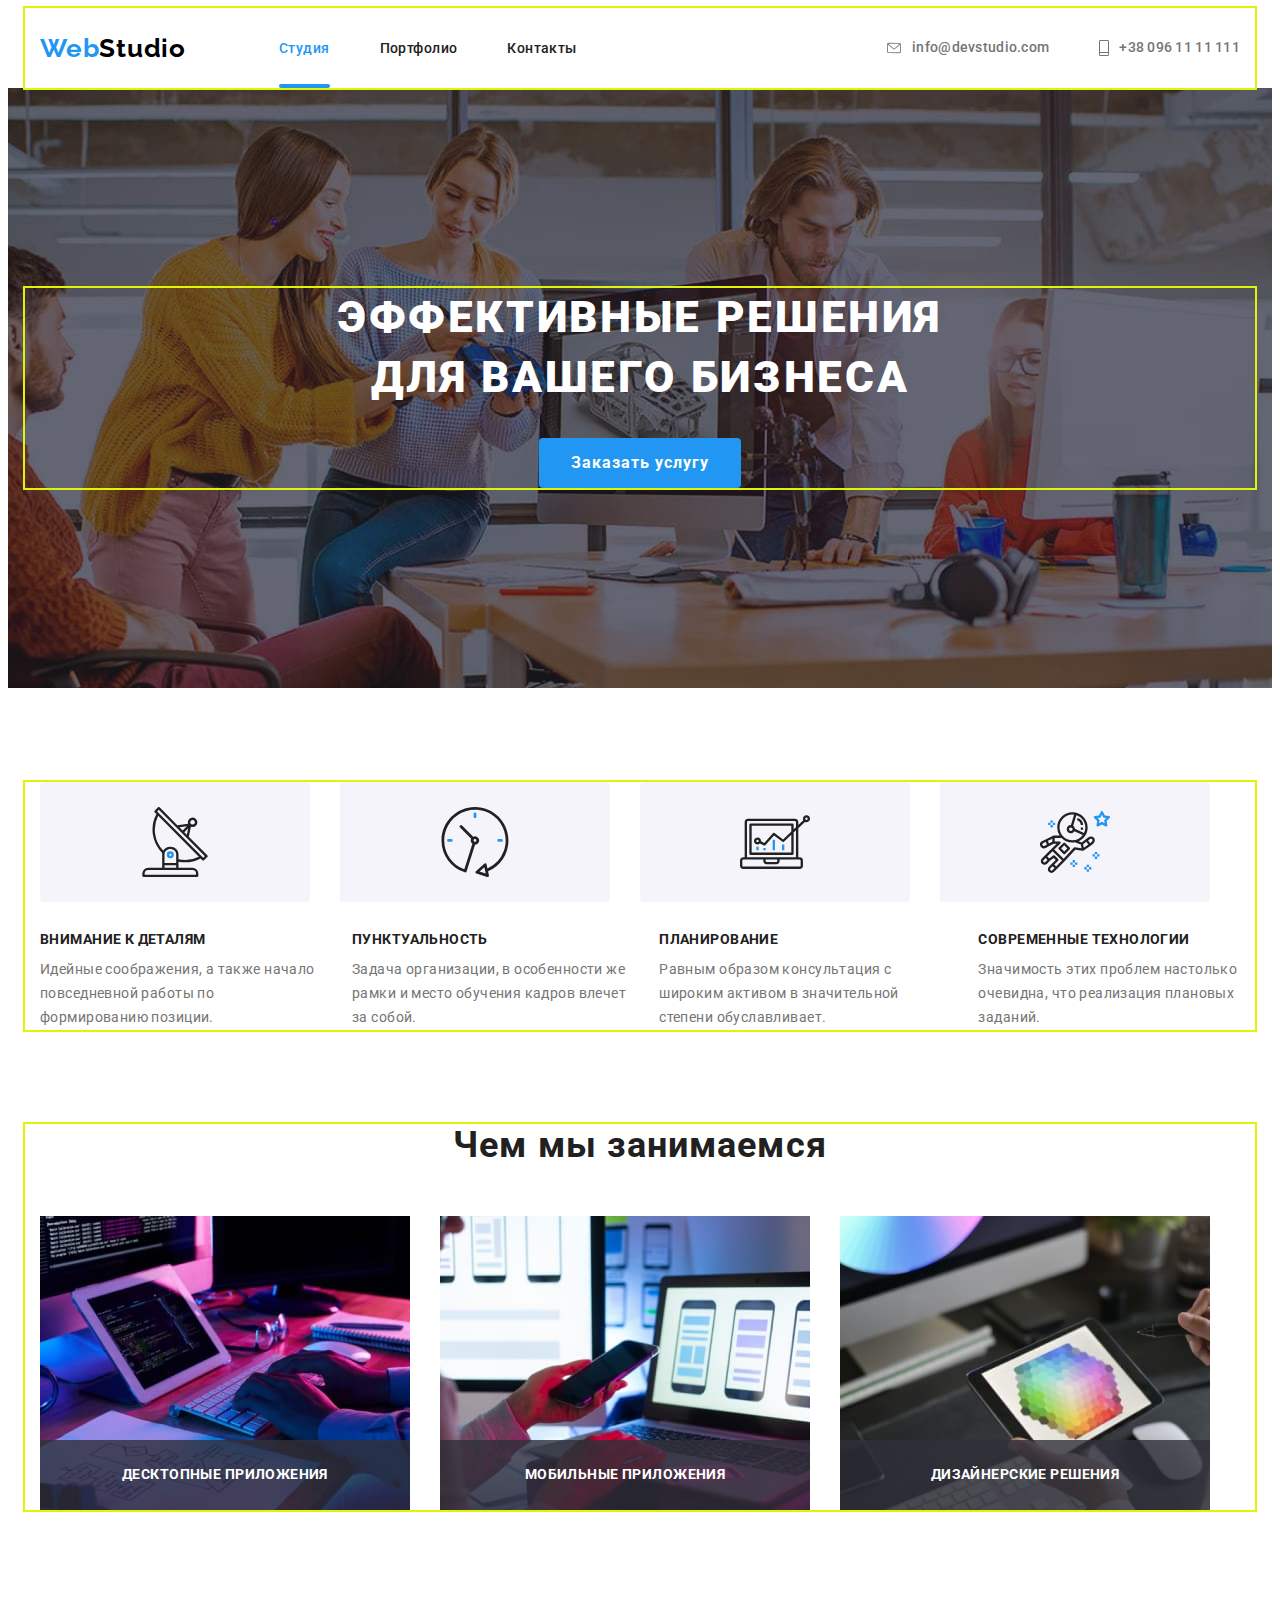
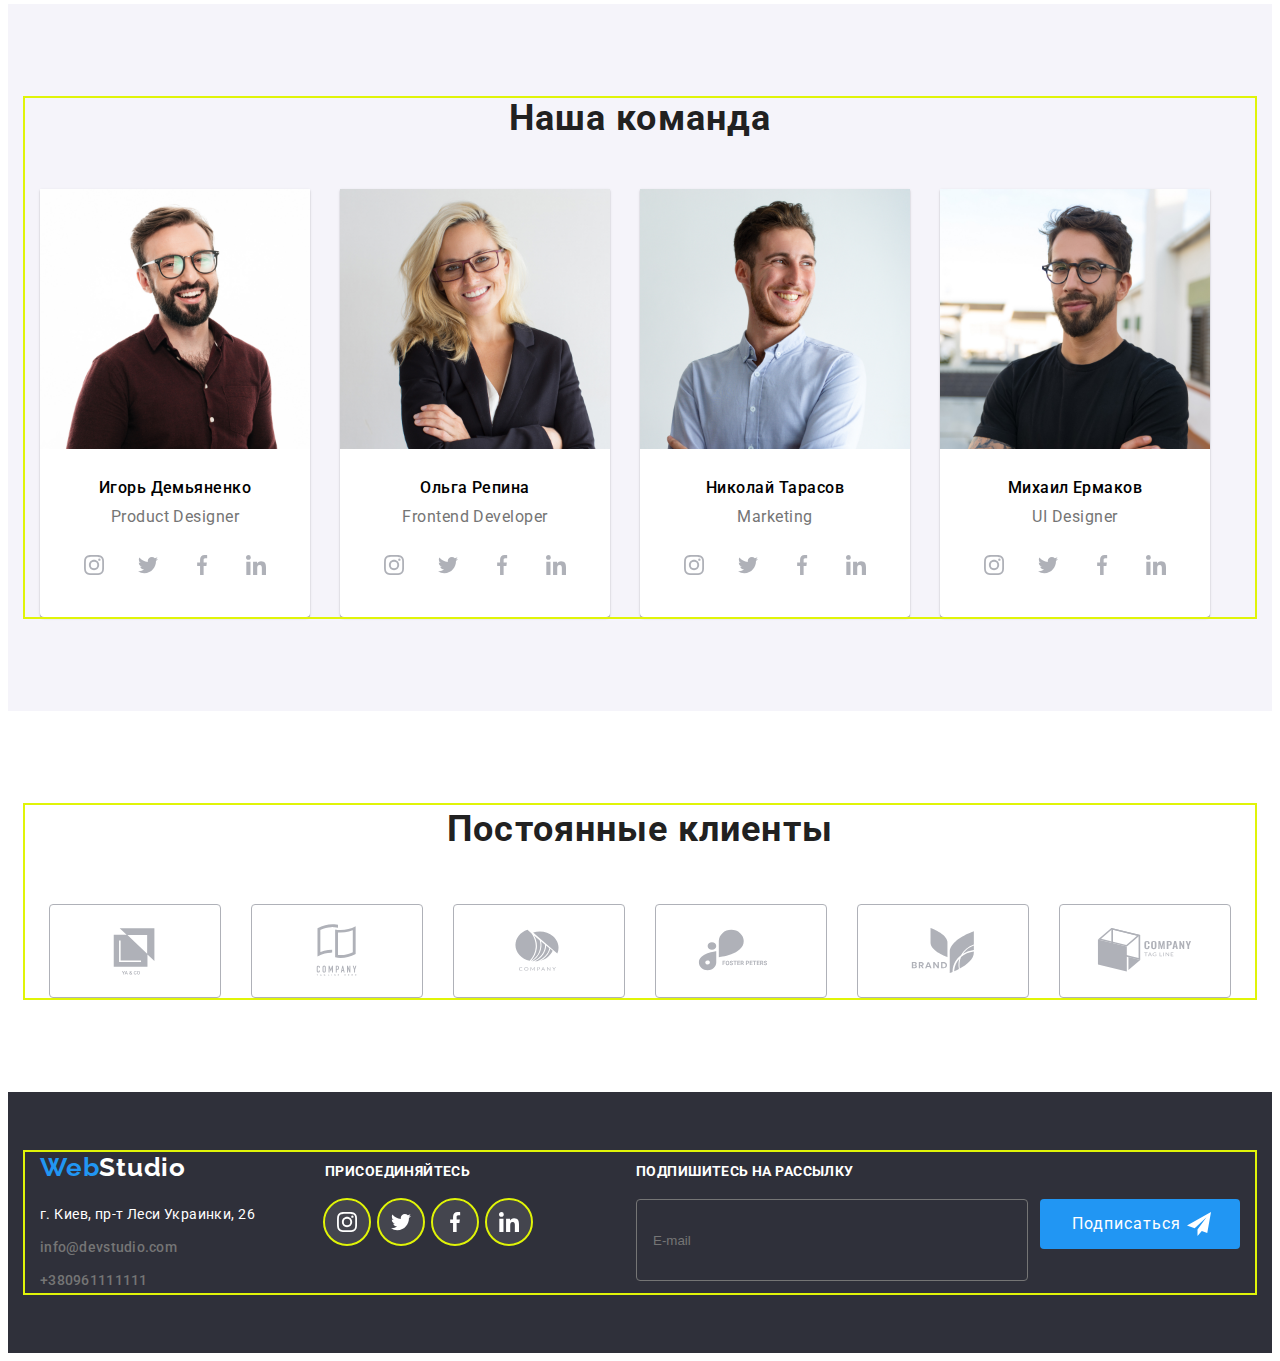
<file: index.html>
<!DOCTYPE html>
<html lang="ru">

<head>
  <link href="https://fonts.googleapis.com/css2?family=Raleway:wght@700&family=Roboto:wght@400;500;700;900&display=swap"
    rel="stylesheet" />
  <style>
    @import url('https://fonts.googleapis.com/css2?family=Raleway:wght@700&family=Roboto:wght@400;500;700;900&display=swap');
  </style>
  <meta charset="UTF-8" />
  <meta http-equiv="X-UA-Compatible" content="IE=edge" />
  <meta name="viewport" content="width=device-width, initial-scale=1.0" />
  <title>Document</title>
  <!--Normalize start-->
  <link rel="stylesheet" href="https://cdnjs.cloudflare.com/ajax/libs/modern-normalize/1.1.0/modern-normalize.min.css"
    integrity="sha512-wpPYUAdjBVSE4KJnH1VR1HeZfpl1ub8YT/NKx4PuQ5NmX2tKuGu6U/JRp5y+Y8XG2tV+wKQpNHVUX03MfMFn9Q=="
    crossorigin="anonymous" referrerpolicy="no-referrer" />
  <!--Normalize end-->
  <!--Custom stiles start-->
  <link rel="stylesheet" href="./css/main.min.css">
  <!--  <link rel="stylesheet" href="./css/styles.css" />-->
  <!--Custon stiles end-->

</head>

<body data-page no-scroll>

  <!--site header-->
  <header class="header">
    <div class="header__ctr container">
      <nav class="nav">
        <a href="./index.html" class="nav__logo link"><span class="logo">Web</span>Studio </a>
        <ul class="nav__list list">
          <li class="nav__item">
            <a href="./index.html" class="nav__link current link">Студия</a>
          </li>
          <li class="nav__item">
            <a href="./portfolio.html" class="nav__link link">Портфолио</a>
          </li>
          <li class="nav__item"><a href="#" class="nav__link link">Контакты</a></li>
        </ul>
      </nav>
      <ul class="header__list list">
        <li class="header__item">
          <a class="header__adress link" href="mailto:info@devstudio.com">
            <svg class="header__icon" width="16" height="12">
              <use href="./images/icon-stile.svg#mail"></use>
            </svg>
            info@devstudio.com</a>
        </li>
        <li class="header__item">
          <a class="header__adress link" href="tel:+380961111111">
            <svg class="header__icon" width="10" height="16">
              <use href="./images/icon-stile.svg#tel"></use>
            </svg>
            +38 096 11 11 111</a>
        </li>
      </ul>
    </div>
  </header>
  <!--menu-->
  <main>
    <section class="business">
      <div class="business-ctr container">
        <h1 class="business__title">Эффективные решения для вашего бизнеса</h1>
        <button type="button" class="business__btn" data-modal-open>Заказать услугу</button>
      </div>
    </section>
    <!--our features-->
    <section class="features section">
      <div class="ftr-container container">
        <h2 class="visually-hidden">Наши особенности</h2>
        <ul class="features__list list">
          <li>
            <a class="features__link link" href="" target="_blank" rel="noopener noreferrer" aria-label="">
              <svg class="features-icon" width="70" height="70">
                <use href="./images/icon-stile.svg#antenna"></use>
              </svg>
            </a>
          </li>
          <li>
            <a class="features__link link" href="" target="_blank" rel="noopener noreferrer" aria-label="">
              <svg class="features-icon" width="70" height="70">
                <use href="./images/icon-stile.svg#clock"></use>
              </svg>
            </a>
          </li>
          <li>
            <a class="features__link link" href="" target="_blank" rel="noopener noreferrer" aria-label="">
              <svg class="features-icon" width="70px" height="70px">
                <use href="./images/icon-stile.svg#diagram"></use>
              </svg>
            </a>
          </li>
          <li>
            <a class="features__link link" href="" target="_blank" rel="noopener noreferrer" aria-label="">
              <svg class="features-icon" width="70px" height="70px">
                <use href="./images/icon-stile.svg#astronaut"></use>
              </svg>
            </a>
          </li>
        </ul>
        <ul class="features__list list">
          <li>
            <h3 class="features__title">Внимание к деталям</h3>
            <p class="features__text">
              Идейные соображения, а также начало повседневной работы по формированию позиции.
            </p>
          </li>
          <li>
            <h3 class="features__title">Пунктуальность</h3>
            <p class="features__text">
              Задача организации, в особенности же рамки и место обучения кадров влечет за собой.
            </p>
          </li>
          <li>
            <h3 class="features__title">Планирование</h3>
            <p class="features__text">
              Равным образом консультация с широким активом в значительной степени обуславливает.
            </p>
          </li>
          <li>
            <h3 class="features__title">Современные технологии</h3>
            <p class="features__text">
              Значимость этих проблем настолько очевидна, что реализация плановых заданий.
            </p>
          </li>
        </ul>
      </div>
    </section>
    <section class="work section">
      <div class="work__container container">
        <h2 class="work__title">Чем мы занимаемся</h2>
        <ul class="work__list list">
          <li class="work__item">
            <img src="./images/box1.jpg" class="work-photo" alt="work examples" width="370" />
            <p class="work__text">Десктопные приложения</p>
          </li>
          <li class="work__item">
            <img src="./images/box2.jpg" class="work-photo" alt="work examples" width="370" />
            <p class="work__text">Мобильные приложения</p>
          </li>
          <li class="work__item">
            <img src="./images/box3.jpg" class="work-photo" alt="work examples" width="370" />
            <p class="work__text">Дизайнерские решения</p>
          </li>
        </ul>
      </div>
    </section>
    <!--command-->
    <section class="command section">
      <div class="command__container container">
        <h2 class="command__title">Наша команда</h2>
        <ul class="command__list list">
          <li class="command__link">
            <img src="./images/img.jpg" alt="photo" width="270" />
            <div class="command__cmd">
              <h3 class="command__name">Игорь Демьяненко</h3>
              <p class="command__text">Product Designer</p>
              <ul class="command__socials list">
                <li>
                  <a class="command__socials-link link" href="" target="_blank" rel="noopener noreferrer"
                    aria-label="instagram">
                    <svg class="command__icon" width="20" height="20">
                      <use href="./images/icon-stile.svg#instagram"></use>
                    </svg>
                  </a>
                </li>
                <li>
                  <a class="command__socials-link link" href="" target="_blank" rel="noopener noreferrer"
                    aria-label="twitter">
                    <svg class="command__icon" width="20" height="20">
                      <use href="./images/icon-stile.svg#twitter"></use>
                    </svg>
                  </a>
                </li>
                <li>
                  <a class="command__socials-link link" href="" target="_blank" rel="noopener noreferrer"
                    aria-label="facebook">
                    <svg class="command__icon" width="20" height="20">
                      <use href="./images/icon-stile.svg#facebook"></use>
                    </svg>
                  </a>
                </li>
                <li>
                  <a class="command__socials-link link" href="" target="_blank" rel="noopener noreferrer"
                    aria-label="linkedin">
                    <svg class="command__icon" width="20" height="20">
                      <use href="./images/icon-stile.svg#linkedin"></use>
                    </svg>
                  </a>
                </li>
              </ul>
            </div>
          </li>
          <li class="command__link">
            <img src="./images/img(1).jpg" alt="photo" width="270" />
            <div class="command__cmd">
              <h3 class="command__name">Ольга Репина</h3>
              <p class="command__text">Frontend Developer</p>
              <ul class="command__socials list">
                <li>
                  <a class="command__socials-link link" href="" target="_blank" rel="noopener noreferrer"
                    aria-label="instagram">
                    <svg class="command__icon" width="20" height="20">
                      <use href="./images/icon-stile.svg#instagram"></use>
                    </svg>
                  </a>
                </li>
                <li>
                  <a class="command__socials-link link" href="" target="_blank" rel="noopener noreferrer"
                    aria-label="twitter">
                    <svg class="command__icon" width="20" height="20">
                      <use href="./images/icon-stile.svg#twitter"></use>
                    </svg>
                  </a>
                </li>
                <li>
                  <a class="command__socials-link link" href="" target="_blank" rel="noopener noreferrer"
                    aria-label="facebook">
                    <svg class="command__icon" width="20" height="20">
                      <use href="./images/icon-stile.svg#facebook"></use>
                    </svg>
                  </a>
                </li>
                <li>
                  <a class="command__socials-link link" href="" target="_blank" rel="noopener noreferrer"
                    aria-label="linkedin">
                    <svg class="command__icon" width="20" height="20">
                      <use href="./images/icon-stile.svg#linkedin"></use>
                    </svg>
                  </a>
                </li>
              </ul>
            </div>
          </li>
          <li class="command__link">
            <img src="./images/img(2).jpg" alt="photo" width="270" />
            <div class="command__cmd">
              <h3 class="command__name">Николай Тарасов</h3>
              <p class="command__text">Marketing</p>
              <ul class="command__socials list">
                <li>
                  <a class="command__socials-link link" href="" target="_blank" rel="noopener noreferrer"
                    aria-label="instagram">
                    <svg class="command__icon" width="20" height="20">
                      <use href="./images/icon-stile.svg#instagram"></use>
                    </svg>
                  </a>
                </li>
                <li>
                  <a class="command__socials-link link" href="" target="_blank" rel="noopener noreferrer"
                    aria-label="twitter">
                    <svg class="command__icon" width="20" height="20">
                      <use href="./images/icon-stile.svg#twitter"></use>
                    </svg>
                  </a>
                </li>
                <li>
                  <a class="command__socials-link link" href="" target="_blank" rel="noopener noreferrer"
                    aria-label="facebook">
                    <svg class="command__icon" width="20" height="20">
                      <use href="./images/icon-stile.svg#facebook"></use>
                    </svg>
                  </a>
                </li>
                <li>
                  <a class="command__socials-link link" href="" target="_blank" rel="noopener noreferrer"
                    aria-label="linkedin">
                    <svg class="command__icon" width="20" height="20">
                      <use href="./images/icon-stile.svg#linkedin"></use>
                    </svg>
                  </a>
                </li>
              </ul>
            </div>
          </li>
          <li class="command__link">
            <img src="./images/img(3).jpg" alt="photo" width="270" />
            <div class="command__cmd">
              <h3 class="command__name">Михаил Ермаков</h3>
              <p class="command__text">UI Designer</p>
              <ul class="command__socials list">
                <li>
                  <a class="command__socials-link link" href="" target="_blank" rel="noopener noreferrer"
                    aria-label="instagram">
                    <svg class="command__icon" width="20" height="20">
                      <use href="./images/icon-stile.svg#instagram"></use>
                    </svg>
                  </a>
                </li>
                <li>
                  <a class="command__socials-link link" href="" target="_blank" rel="noopener noreferrer"
                    aria-label="twitter">
                    <svg class="command__icon" width="20" height="20">
                      <use href="./images/icon-stile.svg#twitter"></use>
                    </svg>
                  </a>
                </li>
                <li>
                  <a class="command__socials-link link" href="" target="_blank" rel="noopener noreferrer"
                    aria-label="facebook">
                    <svg class="command__icon" width="20" height="20">
                      <use href="./images/icon-stile.svg#facebook"></use>
                    </svg>
                  </a>
                </li>
                <li>
                  <a class="command__socials-link link" href="" target="_blank" rel="noopener noreferrer"
                    aria-label="linkedin">
                    <svg class="command__icon" width="20" height="20">
                      <use href="./images/icon-stile.svg#linkedin"></use>
                    </svg>
                  </a>
                </li>
              </ul>
            </div>
          </li>
        </ul>
      </div>
    </section>
    <!--Klient section-->
    <section class="klient section">
      <div class="container">
        <h2 class="klient__fix">Постоянные клиенты</h2>
        <ul class="klient__list list">
          <li>
            <a class="klient__link link" href="" target="_blank" rel="noopener noreferrer" aria-label="">
              <svg class="klient__icon" width="106" height="60">
                <use href="./images/icon-stile.svg#logo"></use>
              </svg>
            </a>
          </li>
          <li>
            <a class="klient__link link" href="" target="_blank" rel="noopener noreferrer" aria-label="">
              <svg class="klient__icon" width="106" height="60">
                <use href="./images/icon-stile.svg#logo-1"></use>
              </svg>
            </a>
          </li>
          <li>
            <a class="klient__link link" href="" target="_blank" rel="noopener noreferrer" aria-label="">
              <svg class="klient__icon" width="106" height="60">
                <use href="./images/icon-stile.svg#logo-2"></use>
              </svg>
            </a>
          </li>
          <li>
            <a class="klient__link link" href="" target="_blank" rel="noopener noreferrer" aria-label="">
              <svg class="klient__icon" width="106" height="60">
                <use href="./images/icon-stile.svg#logo-3"></use>
              </svg>
            </a>
          </li>
          <li>
            <a class="klient__link link" href="" target="_blank" rel="noopener noreferrer" aria-label="">
              <svg class="klient__icon" width="106" height="60">
                <use href="./images/icon-stile.svg#logo-4"></use>
              </svg>
            </a>
          </li>
          <li>
            <a class="klient__link link" href="" target="_blank" rel="noopener noreferrer" aria-label="">
              <svg class="klient__icon" width="106" height="60">
                <use href="./images/icon-stile.svg#logo-5"></use>
              </svg>
            </a>
          </li>
        </ul>
      </div>
    </section>
  </main>
  <!--site footer-->
  <footer>
    <div class="footer__container container">
      <div class="footer__address">
        <a href="./index.html" class="footer__logo link"><span class="logo">Web</span>Studio</a>
        <address>
          <ul class="footer-auth-nav list">
            <li class="footer__item">
              <a href="https://goo.gl/maps/1xEYQ6vVZ9jPNZn68" class="footer__maps link" target="_blank"
                rel="noopener noreferrer" title="Карты Google">г. Киев, пр-т Леси Украинки, 26</a>
            </li>
            <li class="footer__item">
              <a href="mailto:info@devstudio.com" class="footer__adress link">info@devstudio.com</a>
            </li>
            <li class="footer__item">
              <a href="tel:+380961111111" class="footer__adress link">+380961111111</a>
            </li>
          </ul>
        </address>
      </div>
      <div class="footer__icon-container">
        <p class="footer__text">присоединяйтесь</p>
        <ul class="footer__list list">
          <li>
            <a class="footer__link link" href="#" target="_blank" rel="noopener noreferrer" aria-label="">
              <svg class="footer__icon" width="20" height="20">
                <use href="./images/icon-stile.svg#instagram"></use>
              </svg>
            </a>
          </li>
          <li>
            <a class="footer__link link" href="#" target="_blank" rel="noopener noreferrer" aria-label="">
              <svg class="footer__icon" width="20" height="20">
                <use href="./images/icon-stile.svg#twitter"></use>
              </svg>
            </a>
          </li>
          <li>
            <a class="footer__link link" href="#" target="_blank" rel="noopener noreferrer" aria-label="">
              <svg class="footer__icon" width="20" height="20">
                <use href="./images/icon-stile.svg#facebook"></use>
              </svg>
            </a>
          </li>
          <li>
            <a class="footer__link link" href="#" target="_blank" rel="noopener noreferrer" aria-label="">
              <svg class="footer__icon" width="20" height="20">
                <use href="./images/icon-stile.svg#linkedin"></use>
              </svg>
            </a>
          </li>
        </ul>
      </div>
      <div class="footer__mailing">
        <p class="footer__mailing-header">Подпишитесь на рассылку</p>
        <form class="footer__form">
          <div class="footer__mailing-list">
            <label class="footer__label" for="mailing-list"></label>
            <input class="footer__input" type="text" id="mailing-list" placeholder="E-mail" required />
            <div>
              <button class="footer__submit">Подписаться<svg class="footer__mailing-icon" width="24" height="24">
                  <use href="./images/icon-stile.svg#icon-send"></use>
                </svg></button>

            </div>
          </div>
        </form>
      </div>
    </div>
  </footer>
  <!--Modal window-->
  <div class="backdrop  is-hidden" data-modal>
    <div class="backdrop__modal">
      <button class="backdrop__btn" data-modal-close>
        <svg class="backdrop__icon" width="20" height="20">
          <use href="./images/icon-stile.svg#exit"></use>
        </svg>
      </button>
      <form name="backdrop__form" autocomplete="on">
        <p class="backdrop__header">Оставьте свои данные, мы вам перезвоним</p>

        <label class="backdrop__label" for="name">Имя</label>
        <div class="backdrop__form">
          <input class="backdrop__input" type="text" id="name" name="user-name" required />
          <svg class="backdrop__name" width="20" height="20">
            <use href="./images/icon-stile.svg#person-modal"></use>
          </svg>
        </div>

        <label class="backdrop__label" for="phone">Телефон</label>
        <div class="backdrop__form">
          <input class="backdrop__input" type="tel" id="phone" name="user-phone" required />
          <svg class="backdrop__name" width="20" height="20">
            <use href="./images/icon-stile.svg#phone-modal"></use>
          </svg>
        </div>

        <label class="backdrop__label" for="mail">Почта</label>
        <div class="backdrop__form">
          <input class="backdrop__input" type="email" id="mail" name="user-mail" required />
          <svg class="backdrop__name" width="20" height="20">
            <use href="./images/icon-stile.svg#email-modal"></use>
          </svg>
        </div>

        <label class="backdrop__label-comment" for="comment">Коментарий</label>
        <div class="backdrop__form-comment">
          <textarea name="comment" id="comment" rows="10" placeholder="Введите текст"></textarea>
        </div>

        <label class="backdrop__check option">
          <input class="check__input" type="checkbox" required />
          <span class="check__box"></span>

        </label>
        <div class="backdrop__option">
          <p>Соглашаюсь с рассылкой и принимаю</p>
          <a class="backdrop__agreement" href="#"> Условия договора</a>
        </div>
        <button class="backdrop__submit">Отправить</button>
      </form>
    </div>
  </div>
  <script src="./js/header-scroll.js"></script>
  <script src="./js/modal.js"></script>
</body>

</html>
</file>
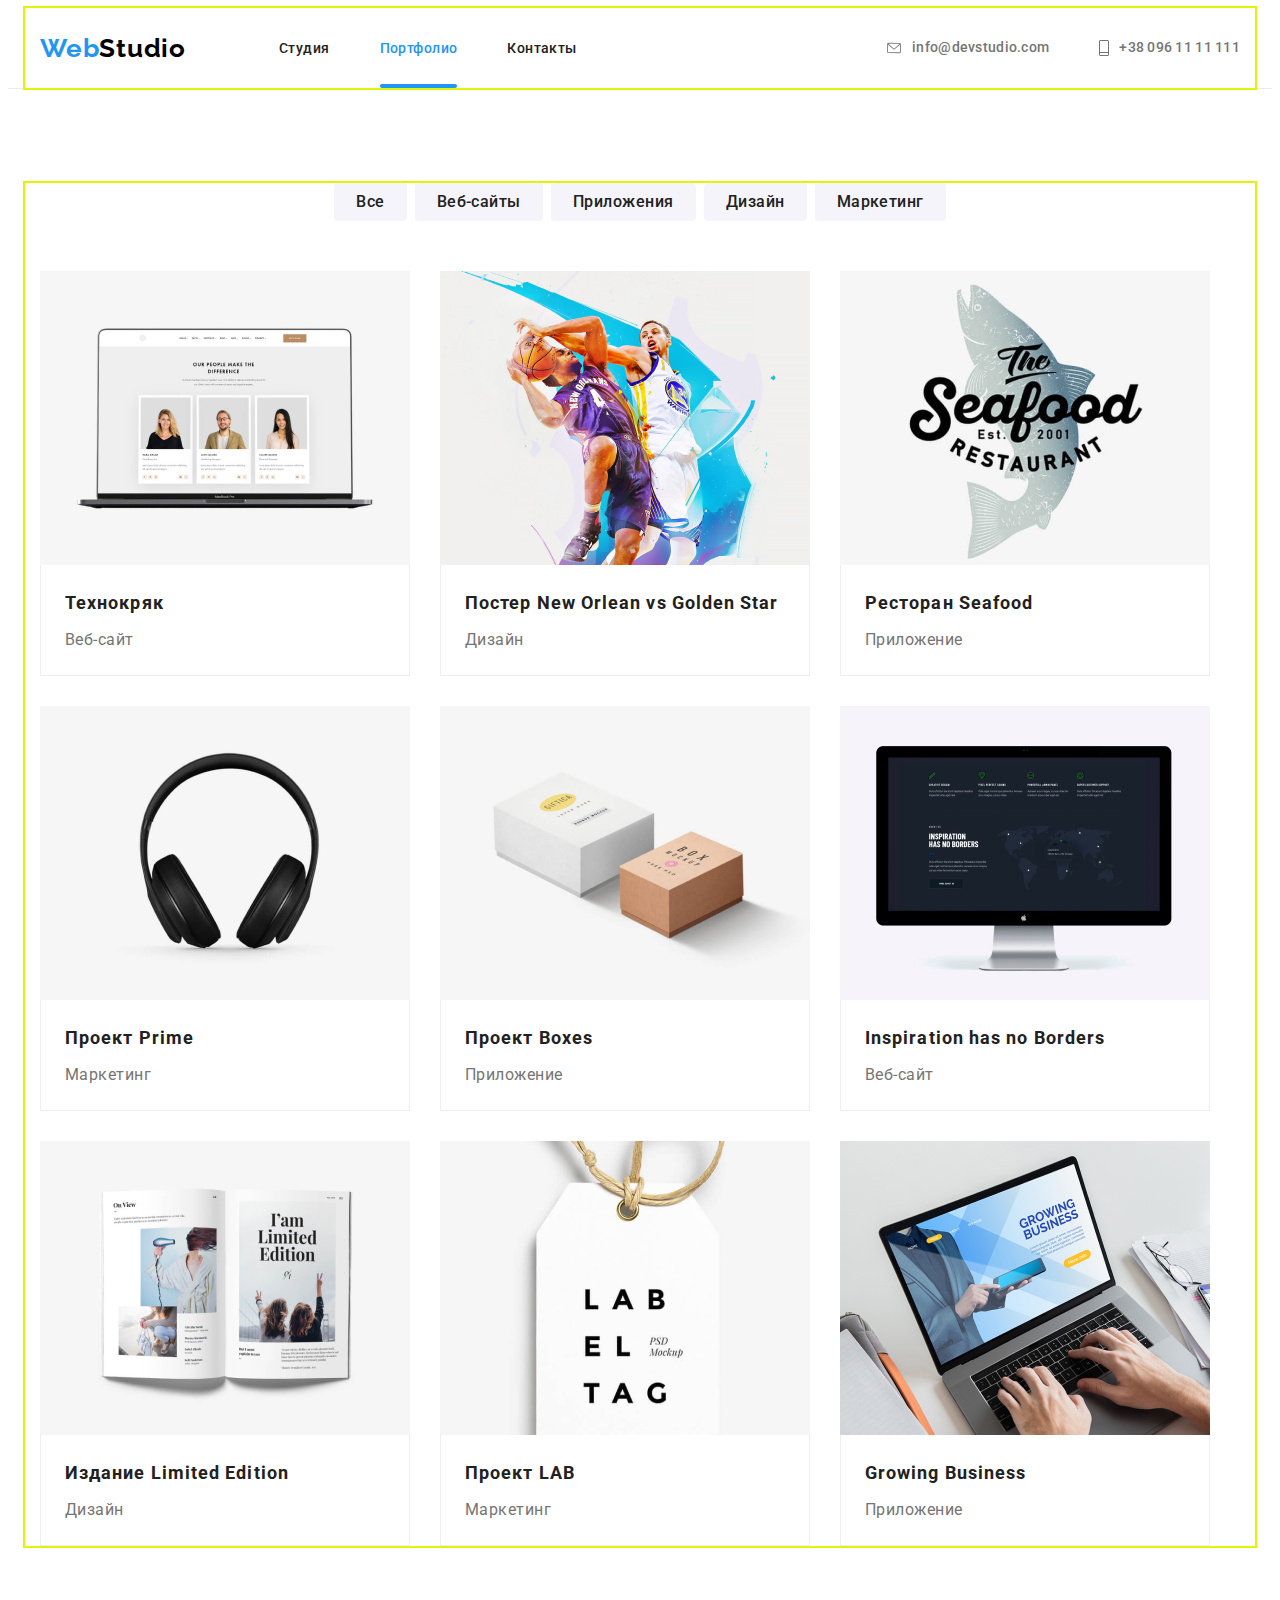
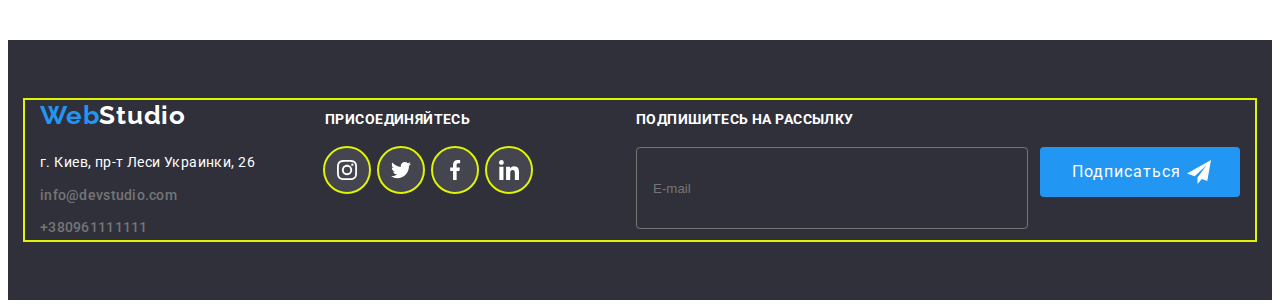
<file: portfolio.html>
<!DOCTYPE html>
<html lang="ru">

<head>
  <link href="https://fonts.googleapis.com/css2?family=Raleway:wght@700&family=Roboto:wght@400;500;700;900&display=swap"
    rel="stylesheet" />
  <style>
    @import url('https://fonts.googleapis.com/css2?family=Raleway:wght@700&family=Roboto:wght@400;500;700;900&display=swap');
  </style>
  <meta charset="UTF-8" />
  <meta http-equiv="X-UA-Compatible" content="IE=edge" />
  <meta name="viewport" content="width=device-width, initial-scale=1.0" />
  <title>Document</title>
  <!--Normalize start-->
  <link rel="stylesheet" href="https://cdnjs.cloudflare.com/ajax/libs/modern-normalize/1.1.0/modern-normalize.min.css"
    integrity="sha512-wpPYUAdjBVSE4KJnH1VR1HeZfpl1ub8YT/NKx4PuQ5NmX2tKuGu6U/JRp5y+Y8XG2tV+wKQpNHVUX03MfMFn9Q=="
    crossorigin="anonymous" referrerpolicy="no-referrer" />
  <!--Normalize end-->
  <!--Custom stiles start-->
  <link rel="stylesheet" href="./css/main.min.css">
  <!--<link rel="stylesheet" href="./css/styles.css" />-->
  <!--Custon stiles end-->

</head>

<body data-page no-scroll>

  <!--site header-->
  <header class="header-portfolio">
    <div class="header__ctr container">
      <nav class="nav">
        <a href="./index.html" class="nav__logo link"><span class="logo">Web</span>Studio </a>
        <ul class="nav__list list">
          <li class="nav__item">
            <a href="./index.html" class="nav__link link">Студия</a>
          </li>
          <li class="nav__item">
            <a href="./portfolio.html" class="nav__link current link">Портфолио</a>
          </li>
          <li class="nav__item"><a href="#" class="nav__link link">Контакты</a></li>
        </ul>
      </nav>
      <ul class="header__list list">
        <li class="header__item">
          <a class="header__adress link" href="mailto:info@devstudio.com">
            <svg class="header__icon" width="16" height="12">
              <use href="./images/icon-stile.svg#mail"></use>
            </svg>
            info@devstudio.com</a>
        </li>
        <li class="header__item">
          <a class="header__adress link" href="tel:+380961111111">
            <svg class="header__icon" width="10" height="16">
              <use href="./images/icon-stile.svg#tel"></use>
            </svg>
            +38 096 11 11 111</a>
        </li>
      </ul>
    </div>
  </header>
  <!--menu-->
  <main>
    <section class="working section">
      <div class="working__block container">
        <h1 class="visually-hidden">Навигация</h1>
        <ul class="working__list list">
          <li class="button-item">
            <button type="button" class="working__button-nav">Все</button>
          </li>
          <li class="button-item">
            <button type="button" class="working__button-nav">Веб-сайты</button>
          </li>
          <li class="button-item">
            <button type="button" class="working__button-nav">Приложения</button>
          </li>
          <li class="button-item">
            <button type="button" class="working__button-nav">Дизайн</button>
          </li>
          <li class="button-item">
            <button type="button" class="working__button-nav">Маркетинг</button>
          </li>
        </ul>
        <ul class="working__card list">
          <li>
            <a class="working__link link" href="#">
              <div class="working__overlay-box">
                <img src="./images/img1.jpg" alt="work examples" width="370" />
                <div class="working__overlay">
                  <p class="working__text">
                    Ресурс предлагает комплексные предложения с разным уровнем функционала и
                    сервисов. Все это позволит посетителю получить исчерпывающие сведения о
                    компании или частном лице.
                  </p>
                </div>
              </div>
              <div class="working__item">
                <h3 class="working__examples">Технокряк</h3>
                <p class="working__titles">Веб-сайт</p>
              </div>
            </a>
          </li>
          <li>
            <a href="#" class="working__link link">
              <div class="working__overlay-box">
                <img src="./images/img2.jpg" alt="work examples" width="370" />
                <div class="working__overlay">
                  <p class="working__text">
                    Ресурс предлагает комплексные предложения с разным уровнем функционала и
                    сервисов. Все это позволит посетителю получить исчерпывающие сведения о
                    компании или частном лице.
                  </p>
                </div>
              </div>
              <div class="working__item">
                <h3 class="working__examples">Постер New Orlean vs Golden Star</h3>
                <p class="working__titles">Дизайн</p>
              </div>
            </a>
          </li>
          <li>
            <a href="#" class="working__link link">
              <div class="working__overlay-box">
                <img src="./images/img3.jpg" alt="work examples" width="370" />
                <div class="working__overlay">
                  <p class="working__text">
                    Ресурс предлагает комплексные предложения с разным уровнем функционала и
                    сервисов. Все это позволит посетителю получить исчерпывающие сведения о
                    компании или частном лице.
                  </p>
                </div>
              </div>

              <div class="working__item">
                <h3 class="working__examples">Ресторан Seafood</h3>
                <p class="working__titles">Приложение</p>
              </div>
            </a>
          </li>
          <li>
            <a href="#" class="working__link link">
              <div class="working__overlay-box">
                <img src="./images/img4.jpg" alt="work examples" width="370" />
                <div class="working__overlay">
                  <p class="working__text">
                    Ресурс предлагает комплексные предложения с разным уровнем функционала и
                    сервисов. Все это позволит посетителю получить исчерпывающие сведения о
                    компании или частном лице.
                  </p>
                </div>
              </div>

              <div class="working__item">
                <h3 class="working__examples">Проект Prime</h3>
                <p class="working__titles">Маркетинг</p>
              </div>
            </a>
          </li>
          <li>
            <a href="#" class="working__link link">
              <div class="working__overlay-box">
                <img src="./images/img5.jpg" alt="work examples" width="370" />
                <div class="working__overlay">
                  <p class="working__text">
                    Ресурс предлагает комплексные предложения с разным уровнем функционала и
                    сервисов. Все это позволит посетителю получить исчерпывающие сведения о
                    компании или частном лице.
                  </p>
                </div>
              </div>

              <div class="working__item">
                <h3 class="working__examples">Проект Boxes</h3>
                <p class="working__titles">Приложение</p>
              </div>
            </a>
          </li>
          <li>
            <a href="#" class="working__link link">
              <div class="working__overlay-box">
                <img src="./images/img6.jpg" alt="work examples" width="370" />
                <div class="working__overlay">
                  <p class="working__text">
                    Ресурс предлагает комплексные предложения с разным уровнем функционала и
                    сервисов. Все это позволит посетителю получить исчерпывающие сведения о
                    компании или частном лице.
                  </p>
                </div>
              </div>

              <div class="working__item">
                <h3 class="working__examples">Inspiration has no Borders</h3>
                <p class="working__titles">Веб-сайт</p>
              </div>
            </a>
          </li>
          <li>
            <a href="#" class="working__link link">
              <div class="working__overlay-box">
                <img src="./images/img7.jpg" alt="work examples" width="370" />
                <div class="working__overlay">
                  <p class="working__text">
                    Ресурс предлагает комплексные предложения с разным уровнем функционала и
                    сервисов. Все это позволит посетителю получить исчерпывающие сведения о
                    компании или частном лице.
                  </p>
                </div>
              </div>

              <div class="working__item">
                <h3 class="working__examples">Издание Limited Edition</h3>
                <p class="working__titles">Дизайн</p>
              </div>
            </a>
          </li>
          <li>
            <a href="#" class="working__link link">
              <div class="working__overlay-box">
                <img src="./images/img8.jpg" alt="work examples" width="370" />
                <div class="working__overlay">
                  <p class="working__text">
                    Ресурс предлагает комплексные предложения с разным уровнем функционала и
                    сервисов. Все это позволит посетителю получить исчерпывающие сведения о
                    компании или частном лице.
                  </p>
                </div>
              </div>

              <div class="working__item">
                <h3 class="working__examples">Проект LAB</h3>
                <p class="working__titles">Маркетинг</p>
              </div>
            </a>
          </li>
          <li>
            <a href="#" class="working__link link">
              <div class="working__overlay-box">
                <img src="./images/img9.jpg" alt="work examples" width="370" />
                <div class="working__overlay">
                  <p class="working__text">
                    Ресурс предлагает комплексные предложения с разным уровнем функционала и
                    сервисов. Все это позволит посетителю получить исчерпывающие сведения о
                    компании или частном лице.
                  </p>
                </div>
              </div>

              <div class="working__item">
                <h3 class="working__examples">Growing Business</h3>
                <p class="working__titles">Приложение</p>
              </div>
            </a>
          </li>
        </ul>
      </div>
    </section>
  </main>
  <!--site footer-->
  <footer>
    <div class="footer__container container">
      <div class="footer__address">
        <a href="./index.html" class="footer__logo link"><span class="logo">Web</span>Studio</a>
        <address>
          <ul class="footer-auth-nav list">
            <li class="footer__item">
              <a href="https://goo.gl/maps/1xEYQ6vVZ9jPNZn68" class="footer__maps link" target="_blank"
                rel="noopener noreferrer" title="Карты Google">г. Киев, пр-т Леси Украинки, 26</a>
            </li>
            <li class="footer__item">
              <a href="mailto:info@devstudio.com" class="footer__adress link">info@devstudio.com</a>
            </li>
            <li class="footer__item">
              <a href="tel:+380961111111" class="footer__adress link">+380961111111</a>
            </li>
          </ul>
        </address>
      </div>
      <div class="footer__icon-container">
        <p class="footer__text">присоединяйтесь</p>
        <ul class="footer__list list">
          <li>
            <a class="footer__link link" href="#" target="_blank" rel="noopener noreferrer" aria-lbel="">
              <svg class="footer__icon" width="20" height="20">
                <use href="./images/icon-stile.svg#instagram"></use>
              </svg>
            </a>
          </li>
          <li>
            <a class="footer__link link" href="#" target="_blank" rel="noopener noreferrer" aria-lbel="">
              <svg class="footer__icon" width="20" height="20">
                <use href="./images/icon-stile.svg#twitter"></use>
              </svg>
            </a>
          </li>
          <li>
            <a class="footer__link link" href="#" target="_blank" rel="noopener noreferrer" aria-lbel="">
              <svg class="footer__icon" width="20" height="20">
                <use href="./images/icon-stile.svg#facebook"></use>
              </svg>
            </a>
          </li>
          <li>
            <a class="footer__link link" href="#" target="_blank" rel="noopener noreferrer" aria-lbel="">
              <svg class="footer__icon" width="20" height="20">
                <use href="./images/icon-stile.svg#linkedin"></use>
              </svg>
            </a>
          </li>
        </ul>
      </div>
      <div class="footer__mailing">
        <p class="footer__mailing-header">Подпишитесь на рассылку</p>
        <form class="footer__form">
          <div class="footer__mailing-list">
            <label class="footer__label" for="mailing-list"></label>
            <input class="footer__input" type="text" placeholder="E-mail" required />
            <div>
              <button class="footer__submit">Подписаться<svg class="footer__mailing-icon" width="24" height="24">
                  <use href="./images/icon-stile.svg#icon-send"></use>
                </svg></button>

            </div>
          </div>
        </form>
      </div>
    </div>
  </footer>
</body>

</html>
</file>
<file: css/styles.css>
/*:root {
  --color-text: #212121;
  --background-color: #2f303a;
  --color-accent: #757575;
  --color-blak: #000000;
  --color-title-second: #ffffff;
  --backround-title: #f5f4fa;
  --color-title: #ececec;
  --title-accent: #eeeeee;
  --color-logo: #2196f3;
  --background-color-btn: #118ce8;
  --transparency: #ffffff99;
  --color-icon-fix: #afb1b8;
}*/

/*body {
  font-family: roboto, sans-serif;
  background-color: var(--color-title-second);
  color: var(--color-text);
  font-size: 14px;
  letter-spacing: 0.03em;
}

.no-scroll {
  overflow: hidden;
}*/
/*
.container {
  outline: 2px solid rgb(224, 244, 8);
  width: 1200px;
  margin: 0 auto;
  padding: 0 15px;
}

/*.visually-hidden {
  position: absolute;
  white-space: nowrap;
  width: 1px;
  height: 1px;
  overflow: hidden;
  border: 0;
  padding: 0;
  clip: rect(0 0 0 0);
  clip-path: inset(50%);
  margin: -1px;
}
*/
/*******************Reset stile*******************/
/*,
h2,
h3,
h4,
h5,
h6,
p {
  margin: 0;
}

img {
  display: block;
  max-width: 100%;
  height: auto;
}

address {
  font-style: normal;
}*/

/*button {
  display: block;
  margin: 0 auto;
  font-family: roboto;
  cursor: pointer;
  border: none;
  border-radius: 4px;
}

/*section {
  padding-top: 94px;
  padding-bottom: 94px;
}*/

/*.link {
  text-decoration: none;
  color: inherits;
}

.list {
  list-style: none;
  padding-left: 0;
  margin: 0;
}*/

/*/////////навигация страницы//////////*/
/*---------------header----------------*/
/*.header__ctr.container {
  align-items: center;
  display: flex;
  padding-top: 32px;
  padding-bottom: 32px;
}

.nav {
  display: flex;
  align-items: center;
}

.nav__logo {
  margin-right: 93px;
  font-family: Raleway, sans-serif;
  font-weight: 700;
  font-size: 26px;
  line-height: 1.19;
  letter-spacing: 0.03em;
  color: var(--color-blak);
}

.logo {
  color: var(--color-logo);
}

/*****************site nav****************/
/*.nav__list {
  display: flex;
  gap: 50px;
  align-items: center;
}
.nav__list .link:hover,
.nav__list .link:focus {
  color: var(--color-logo);
}
.nav__list .current {
  color: var(--color-logo);
}

.nav__list .current::after {
  content: ' ';
  display: block;
  position: absolute;
  bottom: 0;
  left: 0;
  width: 100%;
  height: 4px;
  border-radius: 4px;
  background-color: var(--color-logo);
}

.nav__item {
  position: relative;
}
.nav__link {
  font-weight: 500;
  color: var(--color-text);
  transition: color 205ms cubic-bezier(0.4, 0, 0.2, 1);
}

/******************auth nav*******************/
/*.header__list {
  margin-left: auto;
  display: flex;
  align-items: center;
  gap: 50px;
}

.header__item {
  position: relative;
}
.header__adress {
  color: var(--color-accent);
  font-style: normal;
  font-weight: 500;
  font-size: 14px;
  line-height: 1.14;
  letter-spacing: 0.02em;
  transition: color 205ms cubic-bezier(0.4, 0, 0.2, 1);
}
.header__adress:hover,
.header__adress:focus {
  color: var(--color-logo);
}
.header-item .link {
  display: flex;
  align-items: center;
}

.header__icon {
  fill: currentColor;
  margin-right: 10px;
}

/*****************header end**************/

/*----------------business--------------*/
/*.business {
  padding: 200px 0;
  background-color: var(--background-color);
  background-image: linear-gradient(to right, rgba(47, 48, 58, 0.4), rgba(47, 48, 58, 0.4)),
    url(../images/Img10.jpg);
  background-position: center;
  background-repeat: no-repeat;
  background-size: cover;
  max-width: 1600px;
  max-height: 600px;
  margin: 0 auto;
}

.business__title {
  color: var(--color-title-second);
  font-weight: 900;
  font-size: 44px;
  width: 696px;
  line-height: 1.36;
  letter-spacing: 0.06em;

  margin: 0 auto;
  margin-bottom: 30px;

  text-transform: uppercase;
  text-align: center;
}

.business__title:hover,
.business__title:focus {
  color: var(--color-title-second);
}

/******************button *******************/

/*.business__btn {
  color: var(--color-title-second);
  background-color: var(--color-logo);
  font-weight: 700;
  font-size: 16px;
  line-height: 1.88;
  letter-spacing: 0.06em;
  padding: 10px 32px;
  transition: background-color 250ms cubic-bezier(0.4, 0, 0.2, 1);
}

.business__btn:hover,
.business__btn:focus {
  background-color: #118ce8;
  color: var(--color-title-second);
}

/*****************business end****************/

/******************our features***************/

/*.ftr-container .container {
  padding-top: 94px;
  padding-bottom: 94px;
}

.features__list {
  display: flex;
  align-items: center;
  justify-items: center;
  gap: 30px;
}

.features__link {
  display: flex;
  background-color: var(--color-title-second);
  box-sizing: border-box;
  width: 270px;
  height: 120px;
  border-radius: 4px;
  align-items: center;
  justify-content: center;
  background-color: var(--backround-title);
  margin-bottom: 30px;
}

.features__title {
  margin-bottom: 10px;
  color: var(--color-text);
  font-family: 'Roboto';
  font-style: normal;
  font-weight: 700;
  font-size: 14px;
  line-height: 1.14;
  letter-spacing: 0.03em;
  text-transform: uppercase;
}

.features__text {
  color: var(--color-accent);
  font-family: 'Roboto';
  font-style: normal;
  font-weight: 400;
  font-size: 14px;
  line-height: 1.71;
  letter-spacing: 0.03em;
}

/***************our features and**************/

/*********************Work********************/
/*.work {
  padding-top: 0;
}

.work__container .container {
  display: block;
}

.work__title {
  color: var(--color-text);
  font-family: 'Roboto';
  padding: 0;
  margin-bottom: 50px;
  font-weight: 700;
  font-size: 36px;
  line-height: 1.17;
  text-align: center;
  letter-spacing: 0.03em;
}

.work__list {
  display: flex;
  gap: 30px;
}

.work__item {
  position: relative;
}

.work__text {
  font-weight: 700;

  line-height: 1.14;

  color: var(--color-title-second);
  display: flex;
  align-items: center;
  justify-content: center;
  left: 0;
  bottom: 0;
  width: 370px;
  height: 70px;
  position: absolute;
  background-color: rgba(47, 48, 58, 0.8);

  text-transform: uppercase;
}

/*********************Work end********************/

/********************Command**********************/
/*.command {
  background-color: var(--backround-title);
}

.command__title {
  margin-bottom: 50px;
  color: var(--color-text);
  font-weight: 700;
  font-size: 36px;
  line-height: 1.16;
  text-align: center;
  letter-spacing: 0.03em;
}

.command__list {
  display: flex;
  gap: 30px;
}

.command__link {
  background: var(--color-title-second);
  box-shadow: 0px 1px 3px rgba(0, 0, 0, 0.12), 0px 1px 1px rgba(0, 0, 0, 0.14),
    0px 2px 1px rgba(0, 0, 0, 0.2);
  border-radius: 0px 0px 4px 4px;
}

.command__name {
  margin-bottom: 10px;
  color: var(--color-blak);
  font-weight: 500;
  font-size: 16px;
  line-height: 1.18;
  text-align: center;
  letter-spacing: 0.03em;
}

.command__text {
  margin-bottom: 16px;
  color: var(--color-accent);
  font-family: 'Roboto';
  font-weight: 400;
  font-size: 16px;
  line-height: 1.18;
  text-align: center;
  letter-spacing: 0.03em;
}

.command__cmd {
  padding-top: 30px;
  padding-bottom: 30px;
}

/*************************Socials icon*****************/
/*.command__socials {
  display: flex;
  justify-content: center;
  gap: 10px;
}

.command__socials-link {
  display: flex;
  width: 44px;
  height: 44px;
  color: var(--color-icon-fix);
  border-radius: 50%;
  align-items: center;
  justify-content: center;
  transition: color 250ms cubic-bezier(0.4, 0, 0.2, 1),
    background-color 250ms cubic-bezier(0.4, 0, 0.2, 1);
}

.command__icon {
  fill: currentColor;
}

.command__socials-link:focus,
.command__socials-link:hover {
  background-color: var(--color-logo);
  color: var(--backround-title);
}

/*******************Command end********************/
/*--------------------Klient----------------------*/
/*.klient {
  background-color: var(--color-title-second);
}

.klient__fix {
  color: var(--color-text);
  font-weight: 700;
  font-size: 36px;
  line-height: 1.36;
  text-align: center;
  letter-spacing: 0.03em;
  margin-bottom: 50px;
}

.klient__list {
  display: flex;
  align-items: center;
  justify-content: center;
  gap: 30px;
}

.klient__link {
  display: flex;
  color: var(--color-icon-fix);
  width: 170px;
  height: 92px;
  border: 1px solid var(--color-icon-fix);
  border-radius: 4px;
  align-items: center;
  justify-content: center;
  transition: color 250ms cubic-bezier(0.4, 0, 0.2, 1), border 250ms cubic-bezier(0.4, 0, 0.2, 1);
}

.klient__icon {
  fill: currentColor;
}

.klient__link:hover,
.klient__link:focus {
  color: var(--color-logo);
  border: 1px solid var(--color-logo);
}

/*******************Klient end*********************/
/*--------------------footer----------------------*/
/*footer {
  background-color: var(--background-color);
  padding-top: 60px;
  padding-bottom: 60px;
}

.footer__container {
  display: flex;
  align-items: baseline;
}

.footer__address {
  margin-right: 70px;
}

.footer__logo {
  font-family: Raleway, sans-serif;
  font-weight: 700;
  font-size: 26px;
  line-height: 1.19;
  letter-spacing: 0.03em;
  color: var(--color-title-second);
  display: block;
  margin-bottom: 20px;
}

.footer__item:not(:last-child) {
  margin-bottom: 9px;
}

.footer__maps:hover,
.footer__maps:focus {
  color: var(--background-color-btn);
}

.footer__maps {
  color: #ffffff;
  font-weight: 400;
  font-size: 14px;
  line-height: 1.71;
  letter-spacing: 0.03em;
  transition: color 250ms cubic-bezier(0.4, 0, 0.2, 1);
}

.footer__adress {
  color: #757575;
  font-weight: 500;
  font-size: 14px;
  line-height: 1.71;
  letter-spacing: 0.02em;
  transition: color 250ms cubic-bezier(0.4, 0, 0.2, 1);
}

.footer__adress:hover,
.footer__adress:focus {
  color: var(--background-color-btn);
}
/*******************Footer icons*********************/
/*.footer__icon-container {
  margin-right: auto;
}

.footer__text {
  font-weight: 700;
  font-size: 14px;
  line-height: 1.14;
  letter-spacing: 0.03em;
  text-transform: uppercase;
  color: var(--color-title-second);
  margin-bottom: 20px;
}

.footer__list {
  display: flex;
  gap: 10px;
}

.footer__link {
  display: flex;
  width: 44px;
  height: 44px;
  color: var(--color-title-second);
  border-radius: 50%;
  align-items: center;
  justify-content: center;
  outline: 2px solid #e0f408;
  background-color: #ffffff1a;
  transition: background-color 250ms cubic-bezier(0.4, 0, 0.2, 1);
}

.footer__link:hover,
.footer__link:focus {
  background-color: var(--color-logo);
}

.footer__icon {
  fill: currentColor;
}
/**************footer-mailing-list*****************/

/*.footer__mailing-header {
  margin-bottom: 20px;
  color: var(--color-title-second);
  font-weight: 700;
  font-size: 14px;
  line-height: 1.17;
  letter-spacing: 0.03em;
  text-transform: uppercase;
}
.footer__mailing-list {
  display: flex;
}

.footer__input {
  width: 358px;
  height: 50px;
  margin-right: 12px;
  border-radius: 4px;
  background-color: transparent;
  border-radius: 4px;
  border: solid 1px var(--color-accent);
  padding: 15px 16px;
  color: var(--color-title-second);
}
.footer__submit:hover,
.footer__submit:focus {
  background-color: #118ce8;
  color: var(--color-title-second);
}
.footer__submit {
  position: relative;
  color: var(--color-title-second);
  background-color: var(--color-logo);
  text-align: left;
  width: 200px;
  height: 50px;
  font-size: 16px;
  line-height: 1.88;
  letter-spacing: 0.06em;
  padding: 10px 32px;
  transition: background-color 250ms cubic-bezier(0.4, 0, 0.2, 1);
}
.footer__mailing-icon {
  right: 29px;
  top: 13px;
  position: absolute;
  fill: var(--color-title-second);
}
/*********************footer end**********************/
/*******************Modal window*********************/
/*.backdrop {
  position: fixed;
  top: 0;
  left: 0;
  width: 100%;
  height: 100%;
  background-color: rgba(0, 0, 0, 0.2);
  z-index: 1000;
  opacity: 1;
  visibility: visible;
  display: flex;
  align-items: center;
  justify-content: center;
  transition: opacity 250ms cubic-bezier(0.4, 0, 0.2, 1);
}

.backdrop.is-hidden {
  opacity: 0;
  pointer-events: none;
}

.backdrop__modal {
  padding: 39px;
  position: absolute;
  top: 50%;
  left: 50%;
  transform: translate(-50%, -50%) scale(1) rotate(0);
  width: 528px;
  height: 581px;
  border-radius: 4px;
  background-color: var(--color-title-second);
  opacity: 1;
  transition: transform 400ms ease-in-out 200ms, opacity 200ms ease-in-out 200ms;
}
.backdrop__btn:hover,
.backdrop__btn:focus {
  fill: var(--background-color-btn);
}
.backdrop__btn {
  position: absolute;
  top: 10px;
  right: 10px;
  width: 30px;
  height: 30px;
  border-radius: 50px;
  border: solid 1px var(--color-icon-fix);
  background-color: transparent;
  padding: 0;
  transition: fill 250ms cubic-bezier(0.4, 0, 0.2, 1);
  display: flex;
  align-items: center;
  justify-content: center;
  cursor: pointer;
}
/*****************modal form***********************/
/*.backdrop__header {
  font-weight: 700;
  font-size: 20px;
  line-height: 1.15;
  color: var(--color-text);
  margin-bottom: 12px;
}

.backdrop__form {
  position: relative;
  display: flex;
  flex-direction: column;
  margin-bottom: 10px;
}
.backdrop__form:focus-within .form-input,
.backdrop__form:hover .form-input {
  border: solid 1px var(--background-color-btn);
}
.backdrop__form:focus-within .backdrop__name,
.backdrop__form:hover .backdrop__name {
  fill: var(--background-color-btn);
}
.backdrop__name {
  position: absolute;
  top: 11px;
  left: 12px;
  width: 18px;
  height: 18px;
  transition: fill 250ms cubic-bezier(0.4, 0, 0.2, 1);
}

.backdrop__label {
  display: block;
  margin-bottom: 4px;
  font-size: 12px;
  line-height: 1.14;
  letter-spacing: 0.01em;
  color: var(--color-accent);
}
.backdrop__input {
  border-radius: 4px;
  border: solid 1px rgba(33, 33, 33, 0.2);
  border-color: transparent;
  border-color: var(--color-icon-fix);
  height: 40px;
  top: 0;
  left: 0;
  padding-left: 42px;
  width: 100%;
  display: inline-block;
  outline: none;
  transition: border-color 250ms cubic-bezier(0.4, 0, 0.2, 1);
}

.backdrop__form-comment {
  position: relative;
  display: flex;
  flex-direction: column;
  margin-bottom: 20px;
}
.backdrop__label-comment {
  display: block;
  margin-bottom: 4px;
  font-size: 12px;
  line-height: 1.7;
  letter-spacing: 0.01em;
  color: var(--color-accent);
}
textarea {
  resize: none;
  width: 100%;
  padding: 12px 16px;
  border-radius: 4px;
  border: solid 1px rgba(33, 33, 33, 0.2);

  height: 120px;
  outline: none;
  transition: border-color 250ms cubic-bezier(0.4, 0, 0.2, 1);
}
textarea:focus,
textarea:hover {
  border: solid 1px var(--background-color-btn);
}
textarea::placeholder {
  color: rgba(117, 117, 117, 0.5);
}

.backdrop__option {
  display: flex;
  justify-content: center;
}
.backdrop__submit {
  color: var(--color-title-second);
  background-color: var(--color-logo);
  font-weight: 700;
  width: 200px;
  height: 50px;
  font-size: 16px;
  line-height: 1.88;
  letter-spacing: 0.06em;
  padding: 10px 32px;
  transition: background-color 250ms cubic-bezier(0.4, 0, 0.2, 1);
}
/*********************check box***********************/
/*.backdrop__agreement {
  color: var(--background-color-btn);
}

.option {
  display: block;
  margin-bottom: 30px;
}

.backdrop__check {
  position: relative;
}

.check__input {
  position: absolute;
  clip: rect(0 0 0 0);
  width: 1px;
  height: 1px;
  margin: -1px;
}

.check__box {
  left: 15px;
  position: absolute;
  margin-top: 0.1em;
  margin-left: -1em;
  width: 16px;
  height: 15px;
  overflow: hidden;
  border-radius: 0.05em;
  background-color: white;
  background-repeat: no-repeat;
  background-position: 50% 50%;
  box-shadow: 0 0 0 0.1em #4a90e2;
}

.check__input:checked + .check__box {
  background-color: #4a90e2;
  background-image: url(../images/iconcheck.png);
}

.check__input:focus + .check__box {
  box-shadow: 0 0 0 0.1em #4a90e2, 0 0 0 0.2em #7ed321;
}

.check__input:disabled + .check__box {
  box-shadow: 0 0 0 0.1em #9b9b9b;
}

.check__input:checked:disabled + .check__box {
  background-color: #9b9b9b;
}
/*----------------Стили для портфолио----------------*/
/*----------------working container------------------*/
/*.container {
  padding-top: 94px;
  padding-bottom: 80px;
}
.header-portfolio {
  border-bottom: solid 1px;
  color: var(--color-title);
}

.working__block .container {
  padding-top: 94px;
  padding-bottom: 94px;
}

.working__list {
  display: flex;
  justify-content: center;
  margin-bottom: 50px;
  gap: 8px;
}

.working__button-nav {
  color: var(--color-text);
  background-color: var(--backround-title);
  font-style: medium;
  font-weight: 500;
  font-size: 16px;
  line-height: 1.62;
  letter-spacing: 0.03em;
  padding: 6px 22px;
  transition: color 250ms cubic-bezier(0.4, 0, 0.2, 1),
    background-color cubic-bezier(0.4, 0, 0.2, 1), box-shadow cubic-bezier(0.4, 0, 0.2, 1);
  transition: color 250ms cubic-bezier(0.4, 0, 0.2, 1),
    background-color 250ms cubic-bezier(0.4, 0, 0.2, 1),
    box-shadow 250ms cubic-bezier(0.4, 0, 0.2, 1);
}

.working__button-nav:hover,
.working__button-nav:focus {
  color: var(--color-title-second);
  background-color: var(--color-logo);
  box-shadow: 0px 4px 4px rgba(0, 0, 0, 0.25), 0px 4px 4px rgba(0, 0, 0, 0.25);
}

.working__card {
  display: flex;
  flex-wrap: wrap;
  gap: 30px;
}

.working__item {
  position: relative;
  overflow: hidden;
  padding: 20px 24px;
  border: 1px solid var(--title-accent);
  border-top: 0;
  background-color: var(--color-title-second);
}

.working__link {
  display: block;
  transition: box-shadow 250ms cubic-bezier(0.4, 0, 0.2, 1);
}

.working__link:hover,
.working__link:focus {
  box-shadow: 0px 1px 1px rgba(0, 0, 0, 0.12), 0px 4px 4px rgba(0, 0, 0, 0.06),
    1px 4px 6px rgba(0, 0, 0, 0.16);
}

.working__examples {
  color: var(--color-text);
  font-weight: 700;
  font-size: 18px;
  line-height: 2;
  letter-spacing: 0.06em;
}

.working__titles {
  margin-top: 4px;
  color: var(--color-accent);
  font-weight: 400;
  font-size: 16px;
  line-height: 1.87;
  letter-spacing: 0.03em;
}
.working__overlay-box {
  position: relative;
  overflow: hidden;
}
.working__link:hover .working__overlay,
.working__link:focus .working__overlay {
  transform: translateY(0);
}

.working__overlay {
  position: absolute;
  top: 0;
  left: 0;
  width: 100%;
  height: 100%;
  background-color: rgba(33, 150, 243, 0.9);
  transform: translateY(100%);
  transition: transform 250ms cubic-bezier(0.4, 0, 0.2, 1);
}

.working__text {
  padding: 63px 24px;
  font-style: normal;
  font-weight: normal;
  font-size: 18px;
  line-height: 1.55;
  color: rgba(255, 255, 255, 1);
  text-align: left;
  letter-spacing: 0.03em;
}

/*****************working container end*******************/
/****************Стили для портфолио end******************/
</file>
<file: css/main.min.css>
:root{--color-text: #212121;--background-color: #2f303a;--color-accent: #757575;--color-blak: #000000;--color-title-second: #ffffff;--backround-title: #f5f4fa;--color-title: #ececec;--title-accent: #eeeeee;--color-logo: #2196f3;--background-color-btn: #118ce8;--transparency: #ffffff99;--color-icon-fix: #afb1b8}.visually-hidden{position:absolute;white-space:nowrap;width:1px;height:1px;overflow:hidden;border:0;padding:0;clip:rect(0 0 0 0);-webkit-clip-path:inset(50%);clip-path:inset(50%);margin:-1px}body{font-family:roboto,sans-serif;background-color:var(--color-title-second);color:var(--color-text);font-size:14px;letter-spacing:.03em}.no-scroll{overflow:hidden}h1,h2,h3,h4,h5,h6,p{margin:0}.link{text-decoration:none;color:inherits}.list{list-style:none;padding-left:0;margin:0}img{display:block;max-width:100%;height:auto}address{font-style:normal}button{display:block;margin:0 auto;font-family:roboto;cursor:pointer;border:none;border-radius:4px}.container{outline:2px solid #e0f408;width:1200px;margin:0 auto;padding:0 15px}section{padding-top:94px;padding-bottom:94px}.backdrop{position:fixed;top:0;left:0;width:100%;height:100%;background-color:rgba(0,0,0,.2);z-index:1000;opacity:1;visibility:visible;display:-webkit-box;display:-ms-flexbox;display:flex;-webkit-box-align:center;-ms-flex-align:center;align-items:center;-webkit-box-pack:center;-ms-flex-pack:center;justify-content:center;-webkit-transition:opacity 250ms cubic-bezier(0.4, 0, 0.2, 1);transition:opacity 250ms cubic-bezier(0.4, 0, 0.2, 1)}.backdrop.is-hidden{opacity:0;pointer-events:none}.backdrop__modal{padding:39px;position:absolute;top:50%;left:50%;-webkit-transform:translate(-50%, -50%) scale(1) rotate(0);transform:translate(-50%, -50%) scale(1) rotate(0);width:528px;height:581px;border-radius:4px;background-color:var(--color-title-second);opacity:1;-webkit-transition:opacity 200ms ease-in-out 200ms,-webkit-transform 400ms ease-in-out 200ms;transition:opacity 200ms ease-in-out 200ms,-webkit-transform 400ms ease-in-out 200ms;transition:transform 400ms ease-in-out 200ms,opacity 200ms ease-in-out 200ms;transition:transform 400ms ease-in-out 200ms,opacity 200ms ease-in-out 200ms,-webkit-transform 400ms ease-in-out 200ms}.backdrop__btn{position:absolute;top:10px;right:10px;width:30px;height:30px;border-radius:50px;border:solid 1px var(--color-icon-fix);background-color:rgba(0,0,0,0);padding:0;-webkit-transition:fill 250ms cubic-bezier(0.4, 0, 0.2, 1);transition:fill 250ms cubic-bezier(0.4, 0, 0.2, 1);display:-webkit-box;display:-ms-flexbox;display:flex;-webkit-box-align:center;-ms-flex-align:center;align-items:center;-webkit-box-pack:center;-ms-flex-pack:center;justify-content:center;cursor:pointer}.backdrop__btn:hover,.backdrop__btn:focus{fill:var(--background-color-btn)}.backdrop__header{font-weight:700;font-size:20px;line-height:1.15;color:var(--color-text);margin-bottom:12px}.backdrop__form{position:relative;display:-webkit-box;display:-ms-flexbox;display:flex;-webkit-box-orient:vertical;-webkit-box-direction:normal;-ms-flex-direction:column;flex-direction:column;margin-bottom:10px}.backdrop__form:focus-within .backdrop__input,.backdrop__form:hover .backdrop__input{border:solid 1px var(--background-color-btn)}.backdrop__form:focus-within .backdrop__name,.backdrop__form:hover .backdrop__name{fill:var(--background-color-btn)}.backdrop__name{position:absolute;top:11px;left:12px;width:18px;height:18px;-webkit-transition:fill 250ms cubic-bezier(0.4, 0, 0.2, 1);transition:fill 250ms cubic-bezier(0.4, 0, 0.2, 1)}.backdrop__label{display:block;margin-bottom:4px;font-size:12px;line-height:1.14;letter-spacing:.01em;color:var(--color-accent)}.backdrop__input{border-radius:4px;border:solid 1px rgba(33,33,33,.2);border-color:rgba(0,0,0,0);border-color:var(--color-icon-fix);height:40px;top:0;left:0;padding-left:42px;width:100%;display:inline-block;outline:none;-webkit-transition:border-color 250ms cubic-bezier(0.4, 0, 0.2, 1);transition:border-color 250ms cubic-bezier(0.4, 0, 0.2, 1)}.backdrop__form-comment{position:relative;display:-webkit-box;display:-ms-flexbox;display:flex;-webkit-box-orient:vertical;-webkit-box-direction:normal;-ms-flex-direction:column;flex-direction:column;margin-bottom:20px}.backdrop__label-comment{display:block;margin-bottom:4px;font-size:12px;line-height:1.7;letter-spacing:.01em;color:var(--color-accent)}textarea{resize:none;width:100%;padding:12px 16px;border-radius:4px;border:solid 1px rgba(33,33,33,.2);height:120px;outline:none;-webkit-transition:border-color 250ms cubic-bezier(0.4, 0, 0.2, 1);transition:border-color 250ms cubic-bezier(0.4, 0, 0.2, 1)}textarea:focus,textarea:hover{border:solid 1px var(--background-color-btn)}textarea::-webkit-input-placeholder{color:rgba(117,117,117,.5)}textarea::-moz-placeholder{color:rgba(117,117,117,.5)}textarea:-ms-input-placeholder{color:rgba(117,117,117,.5)}textarea::-ms-input-placeholder{color:rgba(117,117,117,.5)}textarea::placeholder{color:rgba(117,117,117,.5)}.backdrop__submit{color:var(--color-title-second);background-color:var(--color-logo);font-weight:700;width:200px;height:50px;font-size:16px;line-height:1.88;letter-spacing:.06em;padding:10px 32px;margin-top:20px;-webkit-transition:background-color 250ms cubic-bezier(0.4, 0, 0.2, 1);transition:background-color 250ms cubic-bezier(0.4, 0, 0.2, 1)}.backdrop__agreement{color:var(--background-color-btn)}.backdrop__option{display:-webkit-box;display:-ms-flexbox;display:flex;-webkit-box-pack:center;-ms-flex-pack:center;justify-content:center;gap:4px}.option{display:block;margin-bottom:30px}.backdrop__check{position:relative}.check__input{position:absolute;clip:rect(0 0 0 0);width:1px;height:1px;margin:-1px}.check__box{left:15px;position:absolute;margin-top:8px;margin-left:-1em;width:16px;height:15px;overflow:hidden;border-radius:.05em;background-color:#fff;background-repeat:no-repeat;background-position:50% 50%;-webkit-box-shadow:0 0 0 .1em #4a90e2;box-shadow:0 0 0 .1em #4a90e2}.check__input:checked+.check__box{background-color:#4a90e2;background-image:url(../images/iconcheck.png)}.check__input:focus+.check__box{-webkit-box-shadow:0 0 0 .1em #4a90e2,0 0 0 .2em #7ed321;box-shadow:0 0 0 .1em #4a90e2,0 0 0 .2em #7ed321}.check__input:disabled+.check__box{-webkit-box-shadow:0 0 0 .1em #9b9b9b;box-shadow:0 0 0 .1em #9b9b9b}.check__input:checked:disabled+.check__box{background-color:#9b9b9b}.nav{display:-webkit-box;display:-ms-flexbox;display:flex;-webkit-box-align:center;-ms-flex-align:center;align-items:center}.nav__logo{margin-right:93px;font-family:Raleway,sans-serif;font-weight:700;font-size:26px;line-height:1.19;letter-spacing:.03em;color:var(--color-blak)}.logo{color:var(--color-logo)}.nav__list{display:-webkit-box;display:-ms-flexbox;display:flex;gap:50px;-webkit-box-align:center;-ms-flex-align:center;align-items:center}.nav__list .link:hover,.nav__list .link:focus{color:var(--color-logo)}.nav__list .current{color:var(--color-logo)}.nav__list .current::after{content:" ";display:block;position:absolute;bottom:0;left:0;width:100%;height:4px;border-radius:4px;background-color:var(--color-logo)}.nav__item{position:relative;padding-top:32px;padding-bottom:32px}.nav__link{font-weight:500;color:var(--color-text);-webkit-transition:color 205ms cubic-bezier(0.4, 0, 0.2, 1);transition:color 205ms cubic-bezier(0.4, 0, 0.2, 1)}.header__ctr.container{-webkit-box-align:center;-ms-flex-align:center;align-items:center;display:-webkit-box;display:-ms-flexbox;display:flex}.header__list{margin-left:auto;display:-webkit-box;display:-ms-flexbox;display:flex;-webkit-box-align:center;-ms-flex-align:center;align-items:center;gap:50px}.header__item{position:relative}.header__adress{color:var(--color-accent);display:-webkit-box;display:-ms-flexbox;display:flex;-webkit-box-align:center;-ms-flex-align:center;align-items:center;font-style:normal;font-weight:500;font-size:14px;line-height:1.14;letter-spacing:.02em;-webkit-transition:color 205ms cubic-bezier(0.4, 0, 0.2, 1);transition:color 205ms cubic-bezier(0.4, 0, 0.2, 1)}.header__adress:hover,.header__adress:focus{color:var(--color-logo)}.header-item .link{display:-webkit-box;display:-ms-flexbox;display:flex;-webkit-box-align:center;-ms-flex-align:center;align-items:center}.header__icon{fill:currentColor;margin-right:10px}.business{padding:200px 0;background-color:var(--background-color);background-image:-webkit-gradient(linear, left top, right top, from(rgba(47, 48, 58, 0.4)), to(rgba(47, 48, 58, 0.4))),url(../images/Img10.jpg);background-image:linear-gradient(to right, rgba(47, 48, 58, 0.4), rgba(47, 48, 58, 0.4)),url(../images/Img10.jpg);background-position:center;background-repeat:no-repeat;background-size:cover;max-width:1600px;max-height:600px;margin:0 auto}.business__title{color:var(--color-title-second);font-weight:900;font-size:44px;width:696px;line-height:1.36;letter-spacing:.06em;margin:0 auto;margin-bottom:30px;text-transform:uppercase;text-align:center}.business__title:hover,.business__title:focus{color:var(--color-title-second)}.business__btn{color:var(--color-title-second);background-color:var(--color-logo);font-weight:700;font-size:16px;line-height:1.88;letter-spacing:.06em;padding:10px 32px;-webkit-transition:background-color 250ms cubic-bezier(0.4, 0, 0.2, 1);transition:background-color 250ms cubic-bezier(0.4, 0, 0.2, 1)}.business__btn:hover,.business__btn:focus{background-color:#118ce8;color:var(--color-title-second)}.ftr-container .container{padding-top:94px;padding-bottom:94px}.features__list{display:-webkit-box;display:-ms-flexbox;display:flex;-webkit-box-align:center;-ms-flex-align:center;align-items:center;justify-items:center;gap:30px}.features__link{display:-webkit-box;display:-ms-flexbox;display:flex;background-color:var(--color-title-second);-webkit-box-sizing:border-box;box-sizing:border-box;width:270px;height:120px;border-radius:4px;-webkit-box-align:center;-ms-flex-align:center;align-items:center;-webkit-box-pack:center;-ms-flex-pack:center;justify-content:center;background-color:var(--backround-title);margin-bottom:30px}.features__title{margin-bottom:10px;color:var(--color-text);font-family:"Roboto";font-style:normal;font-weight:700;font-size:14px;line-height:1.14;letter-spacing:.03em;text-transform:uppercase}.features__text{color:var(--color-accent);font-family:"Roboto";font-style:normal;font-weight:400;font-size:14px;line-height:1.71;letter-spacing:.03em}.work{padding-top:0}.work__container .container{display:block}.work__title{color:var(--color-text);font-family:"Roboto";padding:0;margin-bottom:50px;font-weight:700;font-size:36px;line-height:1.17;text-align:center;letter-spacing:.03em}.work__list{display:-webkit-box;display:-ms-flexbox;display:flex;gap:30px}.work__item{position:relative}.work__text{font-weight:700;line-height:1.14;color:var(--color-title-second);display:-webkit-box;display:-ms-flexbox;display:flex;-webkit-box-align:center;-ms-flex-align:center;align-items:center;-webkit-box-pack:center;-ms-flex-pack:center;justify-content:center;left:0;bottom:0;width:370px;height:70px;position:absolute;background-color:rgba(47,48,58,.8);text-transform:uppercase}.command{background-color:var(--backround-title)}.command__title{margin-bottom:50px;color:var(--color-text);font-weight:700;font-size:36px;line-height:1.16;text-align:center;letter-spacing:.03em}.command__list{display:-webkit-box;display:-ms-flexbox;display:flex;gap:30px}.command__link{background:var(--color-title-second);-webkit-box-shadow:0px 1px 3px rgba(0,0,0,.12),0px 1px 1px rgba(0,0,0,.14),0px 2px 1px rgba(0,0,0,.2);box-shadow:0px 1px 3px rgba(0,0,0,.12),0px 1px 1px rgba(0,0,0,.14),0px 2px 1px rgba(0,0,0,.2);border-radius:0px 0px 4px 4px}.command__name{margin-bottom:10px;color:var(--color-blak);font-weight:500;font-size:16px;line-height:1.18;text-align:center;letter-spacing:.03em}.command__text{margin-bottom:16px;color:var(--color-accent);font-family:"Roboto";font-weight:400;font-size:16px;line-height:1.18;text-align:center;letter-spacing:.03em}.command__cmd{padding-top:30px;padding-bottom:30px}.command__socials{display:-webkit-box;display:-ms-flexbox;display:flex;-webkit-box-pack:center;-ms-flex-pack:center;justify-content:center;gap:10px}.command__socials-link{display:-webkit-box;display:-ms-flexbox;display:flex;width:44px;height:44px;color:var(--color-icon-fix);border-radius:50%;-webkit-box-align:center;-ms-flex-align:center;align-items:center;-webkit-box-pack:center;-ms-flex-pack:center;justify-content:center;-webkit-transition:color 250ms cubic-bezier(0.4, 0, 0.2, 1),background-color 250ms cubic-bezier(0.4, 0, 0.2, 1);transition:color 250ms cubic-bezier(0.4, 0, 0.2, 1),background-color 250ms cubic-bezier(0.4, 0, 0.2, 1)}.command__socials-link:focus,.command__socials-link:hover{background-color:var(--color-logo);color:var(--backround-title)}.command__icon{fill:currentColor}.klient{background-color:var(--color-title-second)}.klient__fix{color:var(--color-text);font-weight:700;font-size:36px;line-height:1.36;text-align:center;letter-spacing:.03em;margin-bottom:50px}.klient__list{display:-webkit-box;display:-ms-flexbox;display:flex;-webkit-box-align:center;-ms-flex-align:center;align-items:center;-webkit-box-pack:center;-ms-flex-pack:center;justify-content:center;gap:30px}.klient__link{display:-webkit-box;display:-ms-flexbox;display:flex;color:var(--color-icon-fix);width:170px;height:92px;border:1px solid var(--color-icon-fix);border-radius:4px;-webkit-box-align:center;-ms-flex-align:center;align-items:center;-webkit-box-pack:center;-ms-flex-pack:center;justify-content:center;-webkit-transition:color 250ms cubic-bezier(0.4, 0, 0.2, 1),border 250ms cubic-bezier(0.4, 0, 0.2, 1);transition:color 250ms cubic-bezier(0.4, 0, 0.2, 1),border 250ms cubic-bezier(0.4, 0, 0.2, 1)}.klient__link:hover,.klient__link:focus{color:var(--color-logo);border:1px solid var(--color-logo)}.klient__icon{fill:currentColor}footer{background-color:var(--background-color);padding-top:60px;padding-bottom:60px}.footer__container{display:-webkit-box;display:-ms-flexbox;display:flex;-webkit-box-align:baseline;-ms-flex-align:baseline;align-items:baseline}.footer__address{margin-right:70px}.footer__logo{font-family:Raleway,sans-serif;font-weight:700;font-size:26px;line-height:1.19;letter-spacing:.03em;color:var(--color-title-second);display:block;margin-bottom:20px}.footer__item:not(:last-child){margin-bottom:9px}.footer__maps{color:#fff;font-weight:400;font-size:14px;line-height:1.71;letter-spacing:.03em;-webkit-transition:color 250ms cubic-bezier(0.4, 0, 0.2, 1);transition:color 250ms cubic-bezier(0.4, 0, 0.2, 1)}.footer__maps:hover,.footer__maps:focus{color:var(--background-color-btn)}.footer__adress{color:#757575;font-weight:500;font-size:14px;line-height:1.71;letter-spacing:.02em;-webkit-transition:color 250ms cubic-bezier(0.4, 0, 0.2, 1);transition:color 250ms cubic-bezier(0.4, 0, 0.2, 1)}.footer__adress:hover,.footer__adress:focus{color:var(--background-color-btn)}.footer__icon-container{margin-right:auto}.footer__text{font-weight:700;font-size:14px;line-height:1.14;letter-spacing:.03em;text-transform:uppercase;color:var(--color-title-second);margin-bottom:20px}.footer__list{display:-webkit-box;display:-ms-flexbox;display:flex;gap:10px}.footer__link{display:-webkit-box;display:-ms-flexbox;display:flex;width:44px;height:44px;color:var(--color-title-second);border-radius:50%;-webkit-box-align:center;-ms-flex-align:center;align-items:center;-webkit-box-pack:center;-ms-flex-pack:center;justify-content:center;outline:2px solid #e0f408;background-color:rgba(255,255,255,.1019607843);-webkit-transition:background-color 250ms cubic-bezier(0.4, 0, 0.2, 1);transition:background-color 250ms cubic-bezier(0.4, 0, 0.2, 1)}.footer__link:hover,.footer__link:focus{background-color:var(--color-logo)}.footer__icon{fill:currentColor}.footer__mailing-header{margin-bottom:20px;color:var(--color-title-second);font-weight:700;font-size:14px;line-height:1.17;letter-spacing:.03em;text-transform:uppercase}.footer__mailing-list{display:-webkit-box;display:-ms-flexbox;display:flex}.footer__input{width:358px;height:50px;margin-right:12px;border-radius:4px;background-color:rgba(0,0,0,0);border-radius:4px;border:solid 1px var(--color-accent);padding:15px 16px;color:var(--color-title-second)}.footer__submit{position:relative;color:var(--color-title-second);background-color:var(--color-logo);text-align:left;width:200px;height:50px;font-size:16px;line-height:1.88;letter-spacing:.06em;padding:10px 32px;-webkit-transition:background-color 250ms cubic-bezier(0.4, 0, 0.2, 1);transition:background-color 250ms cubic-bezier(0.4, 0, 0.2, 1)}.footer__submit:hover,.footer__submit:focus{background-color:#118ce8;color:var(--color-title-second)}.footer__mailing-icon{right:29px;top:13px;position:absolute;fill:var(--color-title-second)}.header-portfolio{border-bottom:solid 1px;color:var(--color-title)}.working__block .container{padding-top:94px;padding-bottom:94px}.working__list{display:-webkit-box;display:-ms-flexbox;display:flex;-webkit-box-pack:center;-ms-flex-pack:center;justify-content:center;margin-bottom:50px;gap:8px}.working__button-nav{color:var(--color-text);background-color:var(--backround-title);font-style:medium;font-weight:500;font-size:16px;line-height:1.62;letter-spacing:.03em;padding:6px 22px;-webkit-transition:color 250ms cubic-bezier(0.4, 0, 0.2, 1),background-color cubic-bezier(0.4, 0, 0.2, 1),-webkit-box-shadow cubic-bezier(0.4, 0, 0.2, 1);transition:color 250ms cubic-bezier(0.4, 0, 0.2, 1),background-color cubic-bezier(0.4, 0, 0.2, 1),-webkit-box-shadow cubic-bezier(0.4, 0, 0.2, 1);transition:color 250ms cubic-bezier(0.4, 0, 0.2, 1),background-color cubic-bezier(0.4, 0, 0.2, 1),box-shadow cubic-bezier(0.4, 0, 0.2, 1);transition:color 250ms cubic-bezier(0.4, 0, 0.2, 1),background-color cubic-bezier(0.4, 0, 0.2, 1),box-shadow cubic-bezier(0.4, 0, 0.2, 1),-webkit-box-shadow cubic-bezier(0.4, 0, 0.2, 1);-webkit-transition:color 250ms cubic-bezier(0.4, 0, 0.2, 1),background-color 250ms cubic-bezier(0.4, 0, 0.2, 1),-webkit-box-shadow 250ms cubic-bezier(0.4, 0, 0.2, 1);transition:color 250ms cubic-bezier(0.4, 0, 0.2, 1),background-color 250ms cubic-bezier(0.4, 0, 0.2, 1),-webkit-box-shadow 250ms cubic-bezier(0.4, 0, 0.2, 1);transition:color 250ms cubic-bezier(0.4, 0, 0.2, 1),background-color 250ms cubic-bezier(0.4, 0, 0.2, 1),box-shadow 250ms cubic-bezier(0.4, 0, 0.2, 1);transition:color 250ms cubic-bezier(0.4, 0, 0.2, 1),background-color 250ms cubic-bezier(0.4, 0, 0.2, 1),box-shadow 250ms cubic-bezier(0.4, 0, 0.2, 1),-webkit-box-shadow 250ms cubic-bezier(0.4, 0, 0.2, 1)}.working__button-nav:hover,.working__button-nav:focus{color:var(--color-title-second);background-color:var(--color-logo);-webkit-box-shadow:0px 4px 4px rgba(0,0,0,.25),0px 4px 4px rgba(0,0,0,.25);box-shadow:0px 4px 4px rgba(0,0,0,.25),0px 4px 4px rgba(0,0,0,.25)}.working__card{display:-webkit-box;display:-ms-flexbox;display:flex;-ms-flex-wrap:wrap;flex-wrap:wrap;gap:30px}.working__item{position:relative;overflow:hidden;padding:20px 24px;border:1px solid var(--title-accent);border-top:0;background-color:var(--color-title-second)}.working__link{display:block;-webkit-transition:-webkit-box-shadow 250ms cubic-bezier(0.4, 0, 0.2, 1);transition:-webkit-box-shadow 250ms cubic-bezier(0.4, 0, 0.2, 1);transition:box-shadow 250ms cubic-bezier(0.4, 0, 0.2, 1);transition:box-shadow 250ms cubic-bezier(0.4, 0, 0.2, 1), -webkit-box-shadow 250ms cubic-bezier(0.4, 0, 0.2, 1)}.working__link:hover,.working__link:focus{-webkit-box-shadow:0px 1px 1px rgba(0,0,0,.12),0px 4px 4px rgba(0,0,0,.06),1px 4px 6px rgba(0,0,0,.16);box-shadow:0px 1px 1px rgba(0,0,0,.12),0px 4px 4px rgba(0,0,0,.06),1px 4px 6px rgba(0,0,0,.16)}.working__examples{color:var(--color-text);font-weight:700;font-size:18px;line-height:2;letter-spacing:.06em}.working__titles{margin-top:4px;color:var(--color-accent);font-weight:400;font-size:16px;line-height:1.87;letter-spacing:.03em}.working__overlay-box{position:relative;overflow:hidden}.working__link:hover .working__overlay,.working__link:focus .working__overlay{-webkit-transform:translateY(0);transform:translateY(0)}.working__overlay{position:absolute;top:0;left:0;width:100%;height:100%;background-color:rgba(33,150,243,.9);-webkit-transform:translateY(100%);transform:translateY(100%);-webkit-transition:-webkit-transform 250ms cubic-bezier(0.4, 0, 0.2, 1);transition:-webkit-transform 250ms cubic-bezier(0.4, 0, 0.2, 1);transition:transform 250ms cubic-bezier(0.4, 0, 0.2, 1);transition:transform 250ms cubic-bezier(0.4, 0, 0.2, 1), -webkit-transform 250ms cubic-bezier(0.4, 0, 0.2, 1)}.working__text{padding:63px 24px;font-style:normal;font-weight:normal;font-size:18px;line-height:1.55;color:#fff;text-align:left;letter-spacing:.03em}/*# sourceMappingURL=main.min.css.map */
</file>
